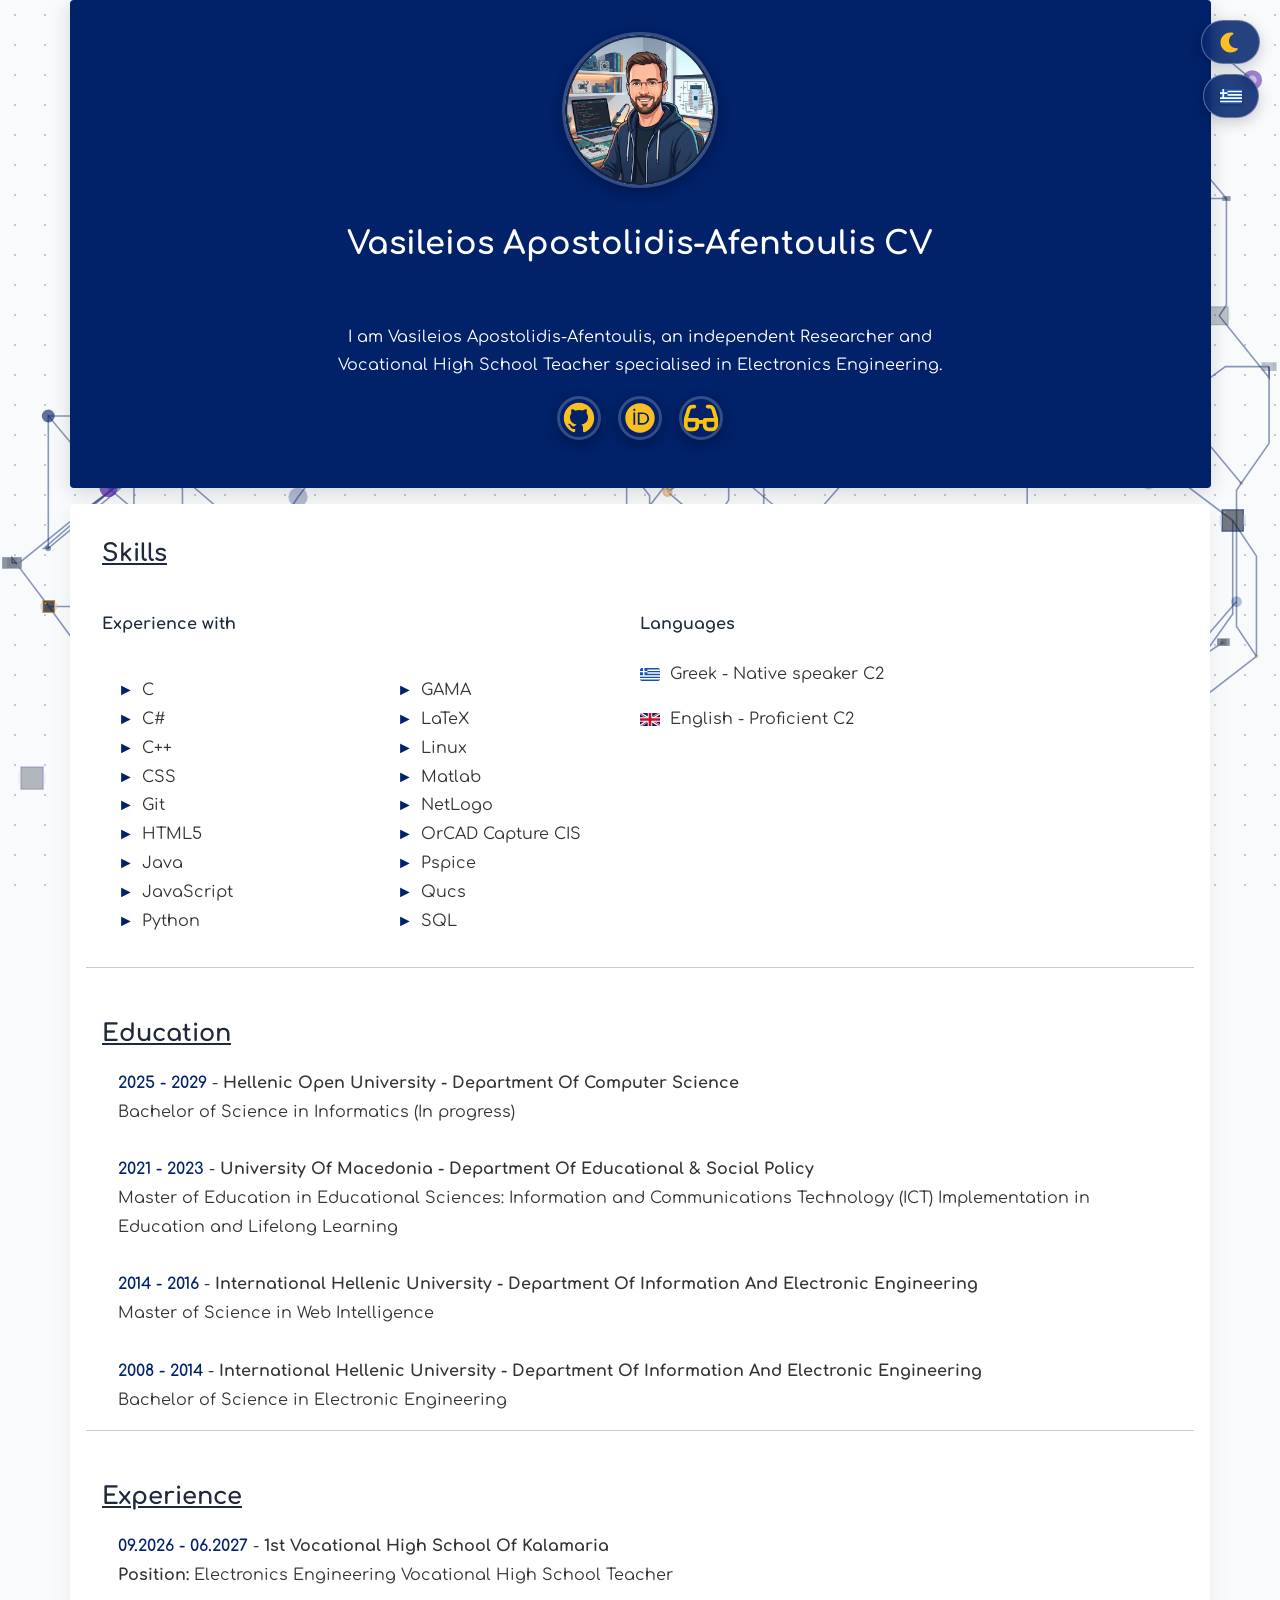
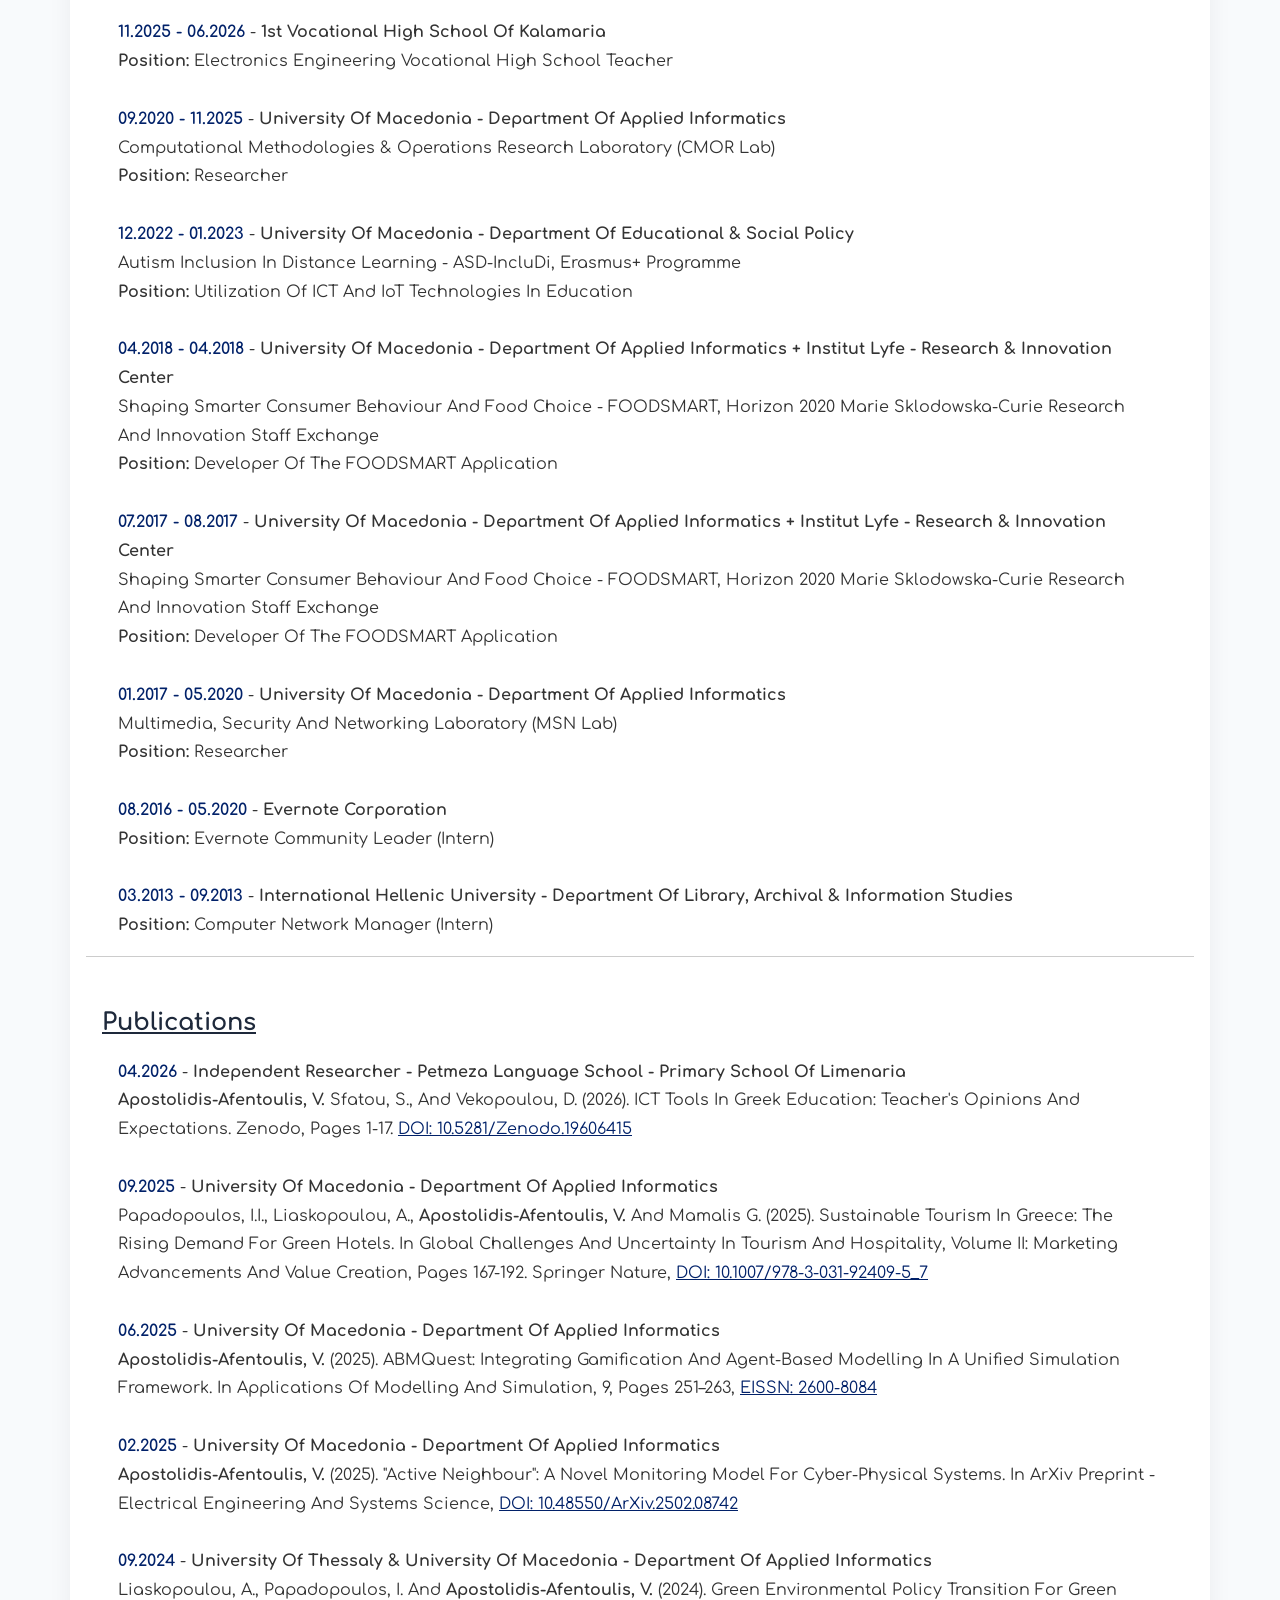
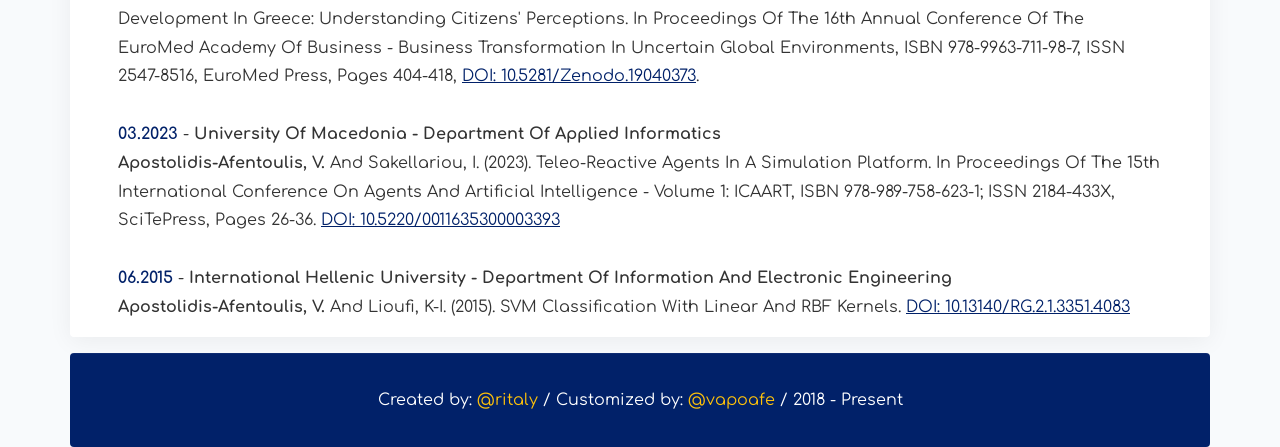
<file: index.html>
<!DOCTYPE html>
<html lang="en">
<head>
  <meta charset="UTF-8">
  <meta name="viewport" content="width=device-width, initial-scale=1.0">
  <title>Vasileios Apostolidis-Afentoulis CV</title>
  <meta name="description" content="Academic and professional CV of Vasileios Apostolidis-Afentoulis">
  <meta name="author" content="Vasileios Apostolidis-Afentoulis">
  <meta property="og:title" content="Vasileios Apostolidis-Afentoulis CV" />
  <meta property="og:description" content="Academic and professional CV of Vasileios Apostolidis-Afentoulis" />
  <meta property="og:type" content="website" />
  <link rel="icon" href="./img/favicon.ico?v=2">
  <link rel="preload" href="./fonts/Comfortaa-Regular.ttf" as="font" type="font/ttf" crossorigin>
  <link rel="stylesheet" href="style.css">
</head>

<body>

  <div id="particles-js"></div>
  
  <!-- Floating Controls: Language & Theme -->
  <div class="theme-toggle-container">
    <button id="lang-toggle" class="lang-toggle-btn" aria-label="Μετάβαση στα Ελληνικά" title="Switch language to Greek / Μετάβαση στα Ελληνικά">
      <img src="./img/gr.svg" alt="Greek Flag" id="lang-flag-img" class="lang-flag-icon">
      <span id="lang-text"></span>
    </button>
    <button id="theme-toggle" class="theme-toggle-btn" aria-label="Switch to dark mode" title="Toggle Light/Dark mode">
      <img src="./img/moon.svg" alt="moon icon" id="moon-icon" class="theme-icon-img">
      <img src="./img/sun.svg" alt="sun icon" id="sun-icon" class="theme-icon-img">
    </button>
  </div>

  <header>
    <div>
      <picture>
        <source srcset="./img/avatar.webp" type="image/webp">
        <img 
          src="./img/avatar.jpeg" 
          alt="Vasileios Apostolidis-Afentoulis profile photo" 
          width="150" 
          height="150" 
          loading="eager" 
          fetchpriority="high" 
          decoding="async" 
        />
      </picture>
    </div>
    <h1 data-i18n="headerTitle">Vasileios Apostolidis-Afentoulis CV</h1>
    <section>
      <p data-i18n="headerBio">I am Vasileios Apostolidis-Afentoulis, an independent researcher and vocational high school teacher specializing in electronics engineering.</p>
      <a href="https://github.com/vapoafe" target="_blank" rel="noopener noreferrer" aria-label="GitHub profile">
        <img src="./img/github.svg" alt="Github icon" class="github-icon" style="margin-right: 12px;">
      </a>
      <a href="https://orcid.org/0000-0002-4147-7011" target="_blank" rel="noopener noreferrer" aria-label="ORCID profile">
        <img src="./img/orcid.svg" alt="ORCID icon" class="orcid-icon" style="margin-right: 12px;">
      </a>
      <a href="study.html" aria-label="Study & Course Materials" title="Study & Course Materials / Εκπαιδευτικό Υλικό" id="study-link">
        <img src="./img/study.svg" alt="Study icon" class="study-icon">
      </a>
    </section>
  </header>

  <main>
    <section>
      <h2 data-i18n="skillsTitle">Skills</h2>
      <div class="skills">
        <div class="column">
          <h4 data-i18n="skillsExpHeading">Experience with</h4>
          <div class="two-column-list">
            <ul>
              <li>C</li>
              <li>C#</li>
              <li>C++</li>
              <li>CSS</li>
              <li>Git</li>
              <li>HTML5</li>
              <li>Java</li>
              <li>JavaScript</li>
              <li>Python</li>
            </ul>
            <ul>
              <li>GAMA</li>
              <li>LaTeX</li>
              <li>Linux</li>
              <li>Matlab</li>
              <li>NetLogo</li>
              <li>OrCAD Capture CIS</li>
              <li>Pspice</li>
              <li>Qucs</li>
              <li>SQL</li>
            </ul>
          </div>
        </div>
        <div class="column">
          <h4 data-i18n="skillsLangHeading">Languages</h4>
          <p><img src="./img/gr.svg" alt="Flag of Greece" class="flag-icon"> <span data-i18n="langGreek">Greek - Native speaker C2</span></p>
          <p><img src="./img/uk.svg" alt="Flag of United Kingdom " class="flag-icon"> <span data-i18n="langEnglish">English - Proficient C2</span></p>
        </div>
      </div>
    </section>

    <section>
      <h2 data-i18n="eduTitle">Education</h2>
      <article>
        <div class="school"><span>2025 - 2029</span> - <strong data-i18n="edu4_school">Hellenic Open University - Department of Computer Science</strong></div>
        <div class="descrition" data-i18n="edu4_desc">
          Bachelor of Science in Informatics (In progress)
        </div>
      </article>
      <br>
      <article>
        <div class="school"><span>2021 - 2023</span> - <strong data-i18n="edu3_school">University of Macedonia - Department of Educational & Social Policy</strong></div>
        <div class="descrition" data-i18n="edu3_desc">
          Master of Education in Educational Sciences: Information and Communications Technology (ICT) Implementation in Education and Lifelong Learning
        </div>
      </article>
      <br>
      <article>
        <div class="school"><span>2014 - 2016</span> - <strong data-i18n="edu2_school">International Hellenic University - Department of Information and Electronic Engineering</strong></div>
        <div class="descrition" data-i18n="edu2_desc">
          Master of Science in Web Intelligence
        </div>
      </article>
      <br>
      <article>
        <div class="school"><span>2008 - 2014</span> - <strong data-i18n="edu1_school">International Hellenic University - Department of Information and Electronic Engineering</strong></div>
        <div class="descrition" data-i18n="edu1_desc">
          Bachelor of Science in Electronic Engineering
        </div>
      </article>
    </section>

    <section>
      <h2 data-i18n="expTitle">Experience</h2>
      <article>
        <div class="job-title">
          <span>09.2026 - 06.2027</span> - <strong data-i18n="exp9_org">1st Vocational High School of Kalamaria</strong><br>
          <strong data-i18n="posLabel">Position:</strong> <span class="plain-text" data-i18n="exp9_pos">Electronics Engineering Vocational High School Teacher</span>
        </div>
        <br>
        <div class="job-title">
          <span>11.2025 - 06.2026</span> - <strong data-i18n="exp8_org">1st Vocational High School of Kalamaria</strong><br>
          <strong data-i18n="posLabel">Position:</strong> <span class="plain-text" data-i18n="exp8_pos">Electronics Engineering Vocational High School Teacher</span>
        </div>
        <br>
        <div class="job-title">
          <span>09.2020 - 11.2025</span> - <strong data-i18n="exp7_org">University of Macedonia - Department of Applied Informatics</strong><br>
          <span class="plain-text" data-i18n="exp7_sub">Computational Methodologies & Operations Research Laboratory (CMOR Lab)</span><br>
          <strong data-i18n="posLabel">Position:</strong> <span class="plain-text" data-i18n="exp7_pos">Researcher</span>
        </div>
        <br>
        <div class="job-title">
          <span>12.2022 - 01.2023</span> - <strong data-i18n="exp6_org">University of Macedonia - Department of Educational & Social Policy</strong><br>
          <span class="plain-text" data-i18n="exp6_sub">Autism Inclusion in Distance Learning - ASD‑IncluDi, Erasmus+ Programme</span><br>
          <strong data-i18n="posLabel">Position:</strong> <span class="plain-text" data-i18n="exp6_pos">Utilization of ICT and IoT Technologies in Education</span>
        </div>
        <br>
        <div class="job-title">
          <span>04.2018 - 04.2018</span> - <strong data-i18n="exp5_org">University of Macedonia - Department of Applied Informatics + Institut Lyfe - Research & Innovation Center</strong><br>
          <span class="plain-text" data-i18n="exp5_sub">Shaping Smarter Consumer Behaviour and Food Choice ‑ FOODSMART, Horizon 2020 Marie Sklodowska‑Curie Research and Innovation Staff Exchange</span><br>
          <strong data-i18n="posLabel">Position:</strong> <span class="plain-text" data-i18n="exp5_pos">Developer of the FOODSMART application</span>
        </div>
        <br>
        <div class="job-title">
          <span>07.2017 - 08.2017</span> - <strong data-i18n="exp4_org">University of Macedonia - Department of Applied Informatics + Institut Lyfe - Research & Innovation Center</strong><br>
          <span class="plain-text" data-i18n="exp4_sub">Shaping Smarter Consumer Behaviour and Food Choice ‑ FOODSMART, Horizon 2020 Marie Sklodowska‑Curie Research and Innovation Staff Exchange</span><br>
          <strong data-i18n="posLabel">Position:</strong> <span class="plain-text" data-i18n="exp4_pos">Developer of the FOODSMART application</span>
        </div>
        <br>
        <div class="job-title">
          <span>01.2017 - 05.2020</span> - <strong data-i18n="exp3_org">University of Macedonia - Department of Applied Informatics</strong><br>
          <span class="plain-text" data-i18n="exp3_sub">Multimedia, Security and Networking Laboratory (MSN Lab)</span><br>
          <strong data-i18n="posLabel">Position:</strong> <span class="plain-text" data-i18n="exp3_pos">Researcher</span>
        </div>
        <br>
        <div class="job-title">
          <span>08.2016 - 05.2020</span> - <strong data-i18n="exp2_org">Evernote Corporation</strong><br>
          <strong data-i18n="posLabel">Position:</strong> <span class="plain-text" data-i18n="exp2_pos">Evernote Community Leader (Intern)</span>
        </div>
        <br>
        <div class="job-title">
          <span>03.2013 - 09.2013</span> - <strong data-i18n="exp1_org">International Hellenic University - Department of Library, Archival & Information Studies</strong><br>
          <strong data-i18n="posLabel">Position:</strong> <span class="plain-text" data-i18n="exp1_pos">Computer Network Manager (Intern)</span>
        </div>
      </article>
    </section>

    <section>
      <h2 data-i18n="pubTitle">Publications</h2>
      <article>
        <div class="job-title">
          <span>04.2026</span> - <strong data-i18n="pub7_inst">Independent Researcher - Petmeza Language School - Primary School of Limenaria</strong><br>
          <b>Apostolidis-Afentoulis, V.</b> Sfatou, S., and Vekopoulou, D. (2026). ICT Tools in Greek Education: Teacher's Opinions and Expectations. Zenodo, pages 1-17. <a href="https://doi.org/10.5281/zenodo.19606415" class="custom-link" target="_blank" rel="noopener noreferrer">DOI: 10.5281/zenodo.19606415</a>
        </div>
      </article>
      <br>
      <article>
        <div class="job-title">
          <span>09.2025</span> - <strong data-i18n="pub6_inst">University of Macedonia ‑ Department of Applied Informatics</strong><br>
          Papadopoulos, I.I., Liaskopoulou, A., <b>Apostolidis-Afentoulis, V.</b> and Mamalis G. (2025). Sustainable Tourism in Greece: The Rising Demand for Green Hotels. In Global Challenges and Uncertainty in Tourism and Hospitality, Volume II: Marketing Advancements and Value Creation, pages 167-192. Springer Nature, <a href="https://doi.org/10.1007/978-3-031-92409-5_7" class="custom-link" target="_blank" rel="noopener noreferrer">DOI: 10.1007/978-3-031-92409-5_7</a>
        </div>
      </article>
      <br>
      <article>
        <div class="job-title">
          <span>06.2025</span> - <strong data-i18n="pub5_inst">University of Macedonia ‑ Department of Applied Informatics</strong><br>
          <b>Apostolidis-Afentoulis, V.</b> (2025). ABMQuest: Integrating Gamification and Agent-Based Modelling in a Unified Simulation Framework. In Applications of Modelling and Simulation, 9, pages 251–263, <a href="https://arqiipubl.com/ojs/index.php/AMS_Journal/article/view/950" class="custom-link" target="_blank" rel="noopener noreferrer">eISSN: 2600-8084</a>
        </div>
      </article>
      <br>
      <article>
        <div class="job-title">
          <span>02.2025</span> - <strong data-i18n="pub4_inst">University of Macedonia ‑ Department of Applied Informatics</strong><br>
          <b>Apostolidis-Afentoulis, V.</b> (2025). "Active Neighbour": A Novel Monitoring Model for Cyber-Physical Systems. In arXiv preprint - Electrical Engineering and Systems Science, <a href="https://doi.org/10.48550/arXiv.2502.08742" class="custom-link" target="_blank" rel="noopener noreferrer">DOI: 10.48550/arXiv.2502.08742</a>
        </div>
      </article>
      <br>
      <article>
        <div class="job-title">
          <span>09.2024</span> - <strong data-i18n="pub3_inst">University of Thessaly & University of Macedonia ‑ Department of Applied Informatics</strong><br>
          Liaskopoulou, A., Papadopoulos, I. and <b>Apostolidis-Afentoulis, V.</b> (2024). Green Environmental Policy Transition for Green Development in Greece: Understanding Citizens' Perceptions. In Proceedings of the 16th Annual Conference of the EuroMed Academy of Business - Business Transformation in Uncertain Global Environments, ISBN 978-9963-711-98-7, ISSN 2547-8516, EuroMed Press, pages 404-418, <a href="https://doi.org/10.5281/zenodo.19040373" class="custom-link" target="_blank" rel="noopener noreferrer">DOI: 10.5281/zenodo.19040373</a>.
        </div>
      </article>
      <br>
      <article>
        <div class="job-title">
          <span>03.2023</span> - <strong data-i18n="pub2_inst">University of Macedonia ‑ Department of Applied Informatics</strong><br>
          <b>Apostolidis-Afentoulis, V.</b> and Sakellariou, I. (2023). Teleo-Reactive Agents in a Simulation Platform. In Proceedings of the 15th International Conference on Agents and Artificial Intelligence - Volume 1: ICAART, ISBN 978-989-758-623-1; ISSN 2184-433X, SciTePress, pages 26-36. <a href="https://doi.org/10.5220/0011635300003393" class="custom-link" target="_blank" rel="noopener noreferrer">DOI: 10.5220/0011635300003393</a>
        </div>
      </article>
      <br>
      <article>
        <div class="job-title">
          <span>06.2015</span> - <strong data-i18n="pub1_inst">International Hellenic University - Department of Information and Electronic Engineering</strong><br>
          <b>Apostolidis-Afentoulis, V.</b> and Lioufi, K-I. (2015). SVM Classification with Linear and RBF kernels. <a href="http://rgdoi.net/10.13140/RG.2.1.3351.4083" class="custom-link" target="_blank" rel="noopener noreferrer">DOI: 10.13140/RG.2.1.3351.4083</a>
        </div>
      </article>
    </section>
  </main>

  <footer>
    <p data-i18n="footerText" data-i18n-html="true">Created by: <a href="https://github.com/ritaly" target="_blank" rel="noopener noreferrer" aria-label="Visit ritaly's website who is the creator of this template">@ritaly</a> / Customized by: <a href="https://github.com/vapoafe" target="_blank" rel="noopener noreferrer" aria-label="Visit vapoafe's website who customized the original template">@vapoafe</a> / 2018 - Present</p>
  </footer>

  <script src="circuit-particles.js" defer></script>
  <script src="app.js" defer></script>
</body>
</html>
</file>
<file: style.css>
/* =========================================================
    Comfortaa Font Definition
   ========================================================= */

/* Light 300 */
@font-face {
  font-family: 'Comfortaa';
  font-style: normal;
  font-weight: 300;
  font-display: swap;
  src: url('./fonts/Comfortaa-Light.ttf') format('truetype');
}

/* Regular - 400 */
@font-face {
  font-family: 'Comfortaa';
  font-style: normal;
  font-weight: 400;
  font-display: swap;
  src: url('./fonts/Comfortaa-Regular.ttf') format('truetype');
}

/* Medium - 500 */
@font-face {
  font-family: 'Comfortaa';
  font-style: normal;
  font-weight: 500;
  font-display: swap;
  src: url('./fonts/Comfortaa-Medium.ttf') format('truetype');
}

/* Semi-Bold - 600 */
@font-face {
  font-family: 'Comfortaa';
  font-style: normal;
  font-weight: 600;
  font-display: swap;
  src: url('./fonts/Comfortaa-SemiBold.ttf') format('truetype');
}

/* Bold - 700 */
@font-face {
  font-family: 'Comfortaa';
  font-style: normal;
  font-weight: 700;
  font-display: swap;
  src: url('./fonts/Comfortaa-Bold.ttf') format('truetype');
}

:root {
  --bg-color: #f8fafc;
  --main-bg: #ffffff;
  --text-color: #333333;
  --heading-color: #1e293b;
  --header-bg: #012169;
  --footer-bg: #012169;
  --border-color: #cccccc;
  --primary-accent: #012169;
  --secondary-accent: #FFC20A;
  --muted-text: #64748b;
}

body.dark-mode {
  --bg-color: #080d1a;
  --main-bg: #111a2e;
  --text-color: #cbd5e1;
  --heading-color: #f1f5f9;
  --header-bg: #060e20;
  --footer-bg: #060e20;
  --border-color: #1e2d4a;
  --primary-accent: #38bdf8;
  --secondary-accent: #fbbf24;
  --muted-text: #94a3b8;
}

body {
  margin: 0;
  font-family: 'Comfortaa', sans-serif;
  font-weight: 400;
  font-size: 16px;
  line-height: 1.8em;
  background-color: var(--bg-color);
  color: var(--text-color);
  transition: background-color 0.3s ease, color 0.3s ease;
}

#particles-js {
  position: fixed;
  width: 100%;
  height: 100%;
  top: 0;
  left: 0;
  z-index: -1;  /* Ensure particles are in the background */
}

/* Floating / Fixed Controls Container (Language & Theme) */
.theme-toggle-container {
  position: fixed;
  top: 20px;
  right: 20px;
  z-index: 1000;
  display: flex;
  align-items: center;
  gap: 10px;
  flex-direction: column-reverse;
}

/* Button styling for Theme and Language */
.theme-toggle-btn,
.lang-toggle-btn {
  display: flex;
  align-items: center;
  background: rgba(1, 33, 105, 0.85);
  color: #ffffff;
  border: 1px solid rgba(255, 255, 255, 0.3);
  padding: 8px 16px;
  border-radius: 30px;
  font-family: 'Comfortaa', sans-serif;
  font-size: 14px;
  font-weight: 700;
  cursor: pointer;
  box-shadow: 0 4px 15px rgba(0, 0, 0, 0.2);
  backdrop-filter: blur(8px);
  -webkit-backdrop-filter: blur(8px);
  transition: all 0.3s ease;
  min-height: 44px;
  min-width: 44px;
  user-select: none;
}

.theme-toggle-btn:hover,
.lang-toggle-btn:hover {
  background: #012169;
  transform: translateY(-2px);
  box-shadow: 0 6px 20px rgba(0, 0, 0, 0.3);
  border-color: #FFC20A;
}

.theme-toggle-btn:focus-visible,
.lang-toggle-btn:focus-visible {
  outline: 2px solid #FFC20A;
  outline-offset: 2px;
}

.theme-toggle-btn i {
  font-size: 16px;
  color: #FFC20A;
  border: none;
  width: auto;
  height: auto;
  line-height: normal;
  margin: 0;
}

body.dark-mode .theme-toggle-btn,
body.dark-mode .lang-toggle-btn {
  background: rgba(17, 26, 46, 0.9);
  color: #f1f5f9;
  border: 1px solid rgba(56, 189, 248, 0.4);
  box-shadow: 0 4px 15px rgba(0, 0, 0, 0.5);
}

body.dark-mode .theme-toggle-btn:hover,
body.dark-mode .lang-toggle-btn:hover {
  background: #18233c;
  border-color: #fbbf24;
}

body.dark-mode .theme-toggle-btn i {
  color: #fbbf24;
}

.lang-flag-icon {
  width: 22px;
  height: 15px;
  border-radius: 2px;
  object-fit: cover;
  box-shadow: 0 1px 3px rgba(0, 0, 0, 0.3);
  display: inline-block;
  vertical-align: middle;
}

a {
  color: var(--secondary-accent);
  text-decoration: none;
  transition: opacity 0.2s ease, color 0.2s ease;
}

a:hover {
  opacity: 0.75;
}

.custom-link {
  color: var(--primary-accent);
  text-decoration: underline;
}

article {
  padding: 0 1em;
}

section {
  margin: 1em;
  padding: 1em;
}

header, main, footer {
  margin: 0 auto;
  transition: background-color 0.3s ease, color 0.3s ease, border-color 0.3s ease, box-shadow 0.3s ease;
}

header {
  max-width: 1077px;
  padding: 2em;
  text-align: center;
  background-color: var(--header-bg);
  background-size: cover;
  background-position: fixed;
  color: white;
  box-shadow: 0 4px 20px rgba(0, 0, 0, 0.15);
  border-radius: 4px;
}

header section {
  margin: 0 auto;
  max-width: 640px;
}

header img {
  border-radius: 50%;
  width: 150px;
  height: 150px;
  max-width: 150px;
  aspect-ratio: 1 / 1;
  object-fit: cover;
  box-shadow: 0 4px 14px rgba(0, 0, 0, 0.3);
  border: 3px solid rgba(255, 255, 255, 0.2);
  transition: border-color 0.3s ease;
}

body.dark-mode header img {
  border-color: rgba(56, 189, 248, 0.4);
}

h1 {
  margin: 1em 0;
  color: #ffffff;
  font-weight: 700;
}

h2 {
  color: var(--heading-color);
  font-weight: 700;
  transition: color 0.3s ease;
  text-decoration: underline;
  border-bottom-width: 2px;
}

h3 {
  text-transform: uppercase;
  color: var(--heading-color);
}

h3, h4 {
  font-weight: 700;
  color: var(--heading-color);
}

main {
  max-width: 1140px;
  background: var(--main-bg);
  box-shadow: 0 4px 25px rgba(0, 0, 0, 0.06);
  border-radius: 4px;
}

body.dark-mode main {
  box-shadow: 0 10px 30px rgba(0, 0, 0, 0.4);
}

main section:not(:last-child) {
  border-bottom: 1px solid var(--border-color);
}

.two-column-list {
  display: grid;
  grid-template-columns: 1fr 1fr;
  gap: 20px;
}

.course, .skills {
  display: -ms-flexbox;
  display: flex;
  -ms-flex-wrap: wrap;
  flex-wrap: wrap;
  justify-content: space-around;
}

.course .title {
  color: var(--primary-accent);
  -ms-flex: 0 0 33.3%;
  flex: 0 0 33.3%;
  max-width: 33%;
}

.course .descrition {
  -ms-flex: 0 0 66.6%;
  flex: 0 0 66.6%;
  max-width: 66.6%;
}

.course .descrition p {
  padding-left: 1em;
}

.github-icon,
.orcid-icon,
.study-icon {
  width: 38px;
  height: auto;
  text-decoration: none;
  display: inline-block;
  vertical-align: middle;
  transition: transform 0.2s ease, opacity 0.2s ease;
}

.github-icon:hover,
.orcid-icon:hover,
.study-icon:hover {
  transform: scale(1.1);
  opacity: 0.9;
}

/* Study Subpage Specific Styles */
.study-back-link {
  display: inline-flex;
  align-items: center;
  gap: 8px;
  color: var(--secondary-accent);
  font-weight: 700;
  text-decoration: none;
  margin-bottom: 1.2em;
  font-size: 15px;
  transition: transform 0.2s ease, opacity 0.2s ease;
}

.study-back-link:hover {
  transform: translateX(-3px);
  opacity: 0.85;
}

.study-search-bar {
  width: 100%;
  box-sizing: border-box;
  padding: 12px 18px;
  border-radius: 8px;
  border: 1px solid var(--border-color);
  background: var(--main-bg);
  color: var(--text-color);
  font-family: 'Comfortaa', sans-serif;
  font-size: 15px;
  margin-bottom: 20px;
  outline: none;
  transition: border-color 0.2s ease, box-shadow 0.2s ease;
}

.study-search-bar:focus {
  border-color: var(--primary-accent);
  box-shadow: 0 0 0 3px rgba(1, 33, 105, 0.15);
}

body.dark-mode .study-search-bar:focus {
  box-shadow: 0 0 0 3px rgba(56, 189, 248, 0.25);
}

.study-categories {
  display: flex;
  flex-wrap: wrap;
  gap: 8px;
  margin-bottom: 25px;
}

.study-category-btn {
  background: rgba(1, 33, 105, 0.08);
  color: var(--heading-color);
  border: 1px solid var(--border-color);
  padding: 6px 14px;
  border-radius: 6px;
  font-family: 'Comfortaa', sans-serif;
  font-size: 13px;
  font-weight: 600;
  cursor: pointer;
  transition: all 0.2s ease;
}

.study-category-btn:hover {
  background: var(--primary-accent);
  color: #ffffff;
  border-color: var(--primary-accent);
}

.study-category-btn.active {
  background: var(--primary-accent);
  color: #ffffff;
  border-color: var(--primary-accent);
}

body.dark-mode .study-category-btn {
  background: rgba(56, 189, 248, 0.1);
  border-color: rgba(56, 189, 248, 0.2);
}

body.dark-mode .study-category-btn:hover,
body.dark-mode .study-category-btn.active {
  background: var(--primary-accent);
  color: #060e20;
  font-weight: 700;
}

.pdf-list {
  display: flex;
  flex-direction: column;
  gap: 16px;
}

.pdf-card {
  display: flex;
  align-items: center;
  justify-content: space-between;
  padding: 18px 20px;
  border: 1px solid var(--border-color);
  border-radius: 8px;
  background: var(--main-bg);
  transition: all 0.2s ease;
  box-shadow: 0 2px 8px rgba(0, 0, 0, 0.04);
}

.pdf-card:hover {
  border-color: var(--primary-accent);
  transform: translateY(-2px);
  box-shadow: 0 6px 16px rgba(0, 0, 0, 0.08);
}

.pdf-card-left {
  display: flex;
  align-items: flex-start;
  gap: 16px;
  flex: 1;
}

.pdf-icon-badge {
  flex-shrink: 0;
  width: 44px;
  height: 48px;
  background: #dc2626;
  color: #ffffff;
  border-radius: 6px;
  display: flex;
  flex-direction: column;
  align-items: center;
  justify-content: center;
  font-weight: 700;
  font-size: 11px;
  box-shadow: 0 2px 6px rgba(220, 38, 38, 0.3);
  letter-spacing: 0.5px;
}

.pdf-card-info {
  flex: 1;
}

.pdf-course-tag {
  display: inline-block;
  font-size: 11px;
  font-weight: 700;
  padding: 3px 9px;
  border-radius: 4px;
  background: rgba(1, 33, 105, 0.08);
  color: var(--primary-accent);
  border: 1px solid rgba(1, 33, 105, 0.18);
  margin-bottom: 6px;
  line-height: 1.3em;
}

body.dark-mode .pdf-course-tag {
  background: rgba(56, 189, 248, 0.12);
  color: #38bdf8;
  border-color: rgba(56, 189, 248, 0.25);
}

.pdf-card-course {
  font-size: 13px;
  font-weight: 700;
  color: var(--primary-accent);
  margin-bottom: 2px;
}

.pdf-card-title {
  font-size: 16px;
  font-weight: 700;
  color: var(--heading-color);
  margin: 0 0 4px 0;
}

.pdf-card-desc {
  font-size: 14px;
  color: var(--muted-text);
  margin: 0 0 6px 0;
  line-height: 1.5em;
}

.pdf-card-meta {
  font-size: 12px;
  color: var(--muted-text);
}

.pdf-card-meta span {
  display: inline-block;
}

.pdf-download-btn {
  display: inline-flex;
  align-items: center;
  gap: 8px;
  padding: 9px 18px;
  background: var(--primary-accent);
  color: #ffffff;
  border-radius: 6px;
  text-decoration: none;
  font-weight: 700;
  font-size: 14px;
  white-space: nowrap;
  flex-shrink: 0;
  transition: all 0.2s ease;
  box-shadow: 0 2px 6px rgba(0, 0, 0, 0.15);
}

.pdf-download-btn:hover {
  background: var(--secondary-accent);
  color: #012169;
  transform: translateY(-1px);
  opacity: 1;
}

body.dark-mode .pdf-download-btn {
  background: var(--primary-accent);
  color: #060e20;
}

body.dark-mode .pdf-download-btn:hover {
  background: var(--secondary-accent);
  color: #060e20;
}

@media only screen and (max-width: 768px) {
  .pdf-card {
    flex-direction: column;
    align-items: stretch;
    gap: 14px;
  }
  .pdf-download-btn {
    text-align: center;
    justify-content: center;
    width: 100%;
    box-sizing: border-box;
  }
}

.theme-icon-img {
  width: 25px;
  height: 25px;
}

/* Default state: Hide sun, show moon */
#sun-icon {
  display: none;
}
#moon-icon {
  display: inline-block;
}

/* Dark mode state: Hide moon, show sun */
body.dark-mode #moon-icon {
  display: none;
}
body.dark-mode #sun-icon {
  display: inline-block;
}

.flag-icon {
  width: 20px;
  height: auto;
  vertical-align: middle;
  margin-right: 5px;
  border-radius: 2px;
}

.skills .column {
  -ms-flex: 0 0 50%;
  flex: 0 0 50%;
  max-width: 50%;
}

.skills .column ul, ul.job-description {
  list-style-type: none;
  padding-left: 1em;
}

.skills .column ul > li:before {
  content: "►";
  padding-right: 0.5em;
  color: var(--primary-accent);
}

.school, .job-title {
  text-transform: capitalize;
}

.school span, .job-title span {
  color: var(--primary-accent);
  font-weight: 700;
}

.job-title span.plain-text {
  color: inherit;
  font-weight: normal;
}


footer {
  max-width: 1092px;
  padding: 1em 1.5em;
  background: var(--footer-bg);
  color: white;
  text-align: center;
  border-top: 1px solid rgba(255, 255, 255, 0.05);
  border-radius: 4px;
}

@media only screen and (max-width: 768px) {
  .course {
    display: block;
  }

  .course .title, .course .descrition {
    max-width: 100%;
  }

  .theme-toggle-container {
    top: 12px;
    right: 12px;
    gap: 8px;
  }

  .theme-toggle-btn,
  .lang-toggle-btn {
    padding: 6px 12px;
    font-size: 13px;
  }
}

@media only screen and (max-width: 576px) {
  .skills {
    display: block;
  }

  .skills .column {
    max-width: 100%;
  }

  footer {
    text-align: center;
  }
}
</file>
